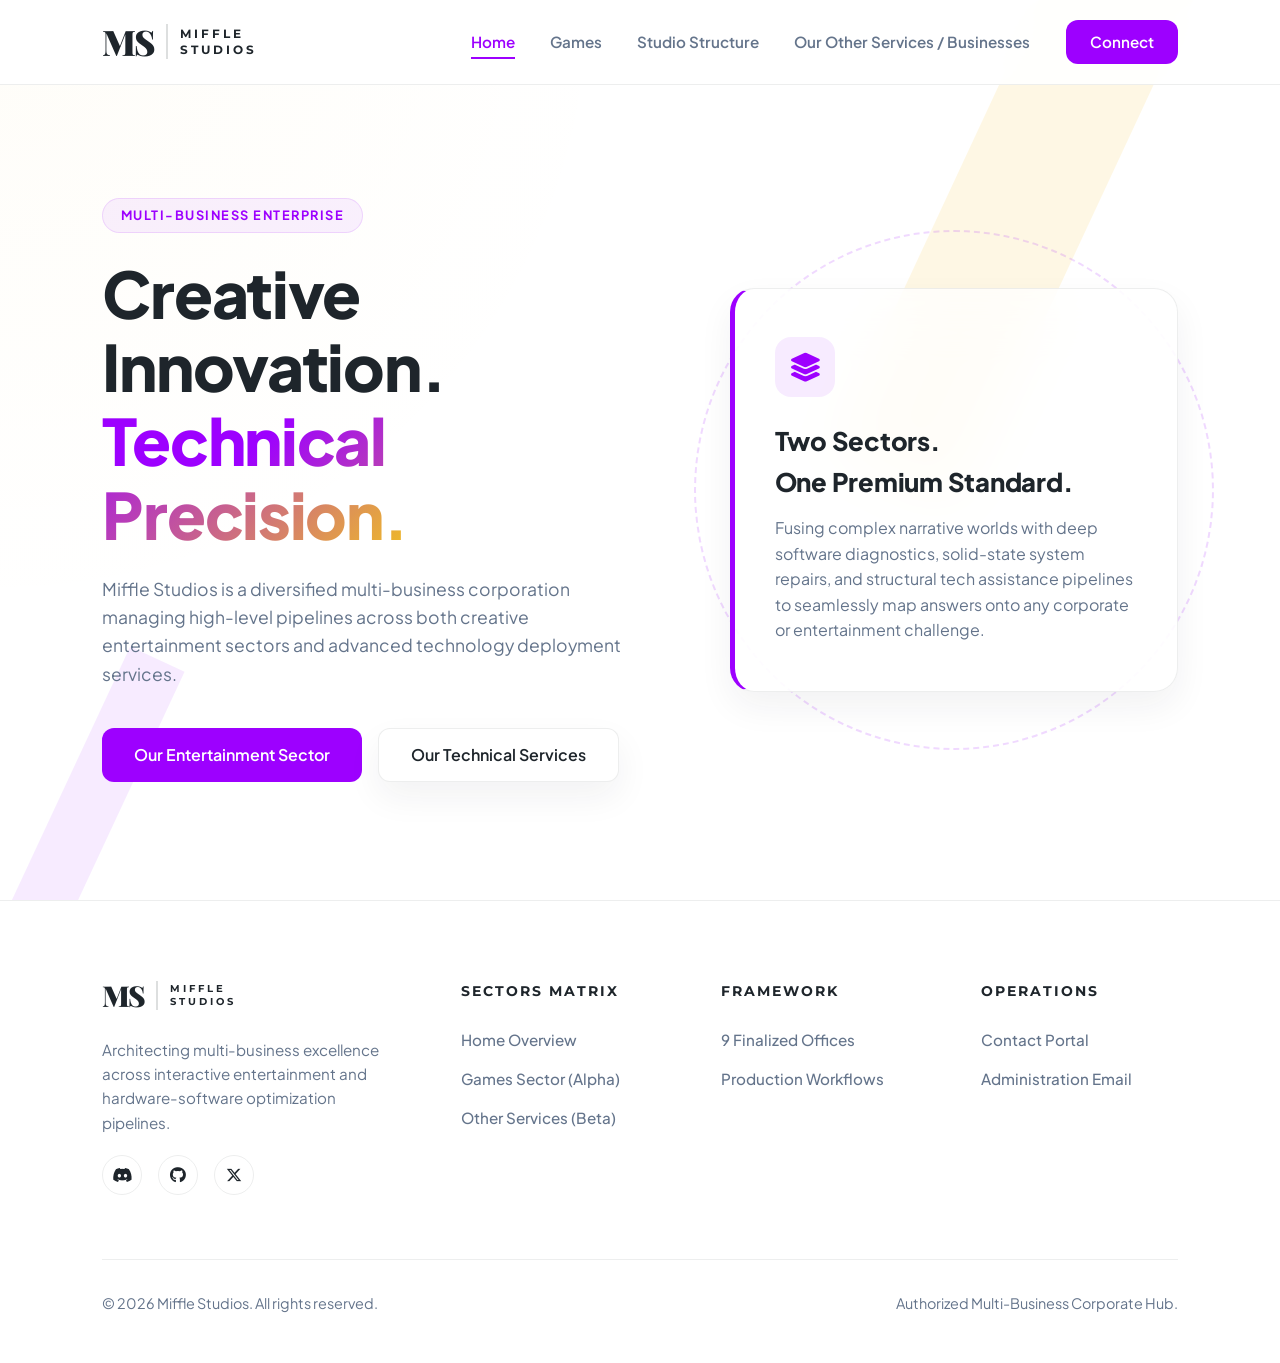
<file: index.html>
<!DOCTYPE html>
<html lang="en">
<head>
    <meta charset="UTF-8">
    <meta name="viewport" content="width=device-width, initial-scale=1.0">
    <title>Miffle Studios | Diversified Creative &amp; Technical Enterprise</title>
    <link rel="icon" type="image/png" href="https://cdnjs.cloudflare.com/ajax/libs/font-awesome/6.4.0/svgs/solid/layer-group.svg">
    <link rel="preconnect" href="https://fonts.googleapis.com">
    <link rel="preconnect" href="https://fonts.gstatic.com" crossorigin>
    <link href="https://fonts.googleapis.com/css2?family=Montserrat:wght@700&family=Playfair+Display:wght@900&family=Plus+Jakarta+Sans:wght@400;600;700;800&display=swap" rel="stylesheet">
    <link rel="stylesheet" href="https://cdnjs.cloudflare.com/ajax/libs/font-awesome/6.4.0/css/all.min.css">
    <link rel="stylesheet" href="style.css">
</head>
<body>

    <div class="bg-decorations">
        <div class="decor-bar-gold"></div>
        <div class="decor-bar-purple"></div>
    </div>

    <nav>
        <a href="." class="logo-container">
            <div class="logo-icon">MS</div>
            <div class="logo-text">Miffle<br>Studios</div>
        </a>
        <ul class="nav-links">
            <li><a href="." class="active">Home</a></li>
            <li><a href="about">Games</a></li>
            <li><a href="structure">Studio Structure</a></li>
            <li><a href="services">Our Other Services / Businesses</a></li>
            <li><a href="contact" class="btn cta-nav">Connect</a></li>
        </ul>
    </nav>

    <section class="hero">
        <div class="hero-wrapper">
            <div class="hero-content">
                <div class="tag-badge">Multi-Business Enterprise</div>
                <h1>Creative Innovation.<br><span>Technical Precision.</span></h1>
                <p>Miffle Studios is a diversified multi-business corporation managing high-level pipelines across both creative entertainment sectors and advanced technology deployment services.</p>
                
                <div class="action-group">
                    <a href="about" class="btn btn-primary">Our Entertainment Sector</a>
                    <a href="services" class="btn btn-secondary">Our Technical Services</a>
                </div>
            </div>

            <div class="hero-visual">
                <div class="floating-circle"></div>
                <div class="card-mockup">
                    <div class="studio-accent-badge">
                        <i class="fa-solid fa-layer-group"></i>
                    </div>
                    <h3>Two Sectors.<br>One Premium Standard.</h3>
                    <p>Fusing complex narrative worlds with deep software diagnostics, solid-state system repairs, and structural tech assistance pipelines to seamlessly map answers onto any corporate or entertainment challenge.</p>
                </div>
            </div>
        </div>
    </section>

    <footer>
        <div class="footer-grid">
            <div class="footer-brand">
                <a href="." class="logo-container" style="margin-bottom: 0.5rem;">
                    <div class="logo-icon" style="font-size: 1.8rem;">MS</div>
                    <div class="logo-text" style="font-size: 0.65rem;">Miffle<br>Studios</div>
                </a>
                <p>Architecting multi-business excellence across interactive entertainment and hardware-software optimization pipelines.</p>
                <div class="footer-socials">
                    <a href="#" class="social-circle"><i class="fa-brands fa-discord"></i></a>
                    <a href="#" class="social-circle"><i class="fa-brands fa-github"></i></a>
                    <a href="#" class="social-circle"><i class="fa-brands fa-x-twitter"></i></a>
                </div>
            </div>
            <div class="footer-col">
                <h4>Sectors Matrix</h4>
                <ul class="footer-links">
                    <li><a href=".">Home Overview</a></li>
                    <li><a href="about">Games Sector (Alpha)</a></li>
                    <li><a href="services">Other Services (Beta)</a></li>
                </ul>
            </div>
            <div class="footer-col">
                <h4>Framework</h4>
                <ul class="footer-links">
                    <li><a href="structure">9 Finalized Offices</a></li>
                    <li><a href="about">Production Workflows</a></li>
                </ul>
            </div>
            <div class="footer-col">
                <h4>Operations</h4>
                <ul class="footer-links">
                    <li><a href="contact">Contact Portal</a></li>
                    <li><a href="mailto:mfsown.Danny@post.com">Administration Email</a></li>
                </ul>
            </div>
        </div>
        <div class="footer-bottom">
            <p>&copy; 2026 Miffle Studios. All rights reserved.</p>
            <p>Authorized Multi-Business Corporate Hub.</p>
        </div>
    </footer>

</body>
</html>
</file>
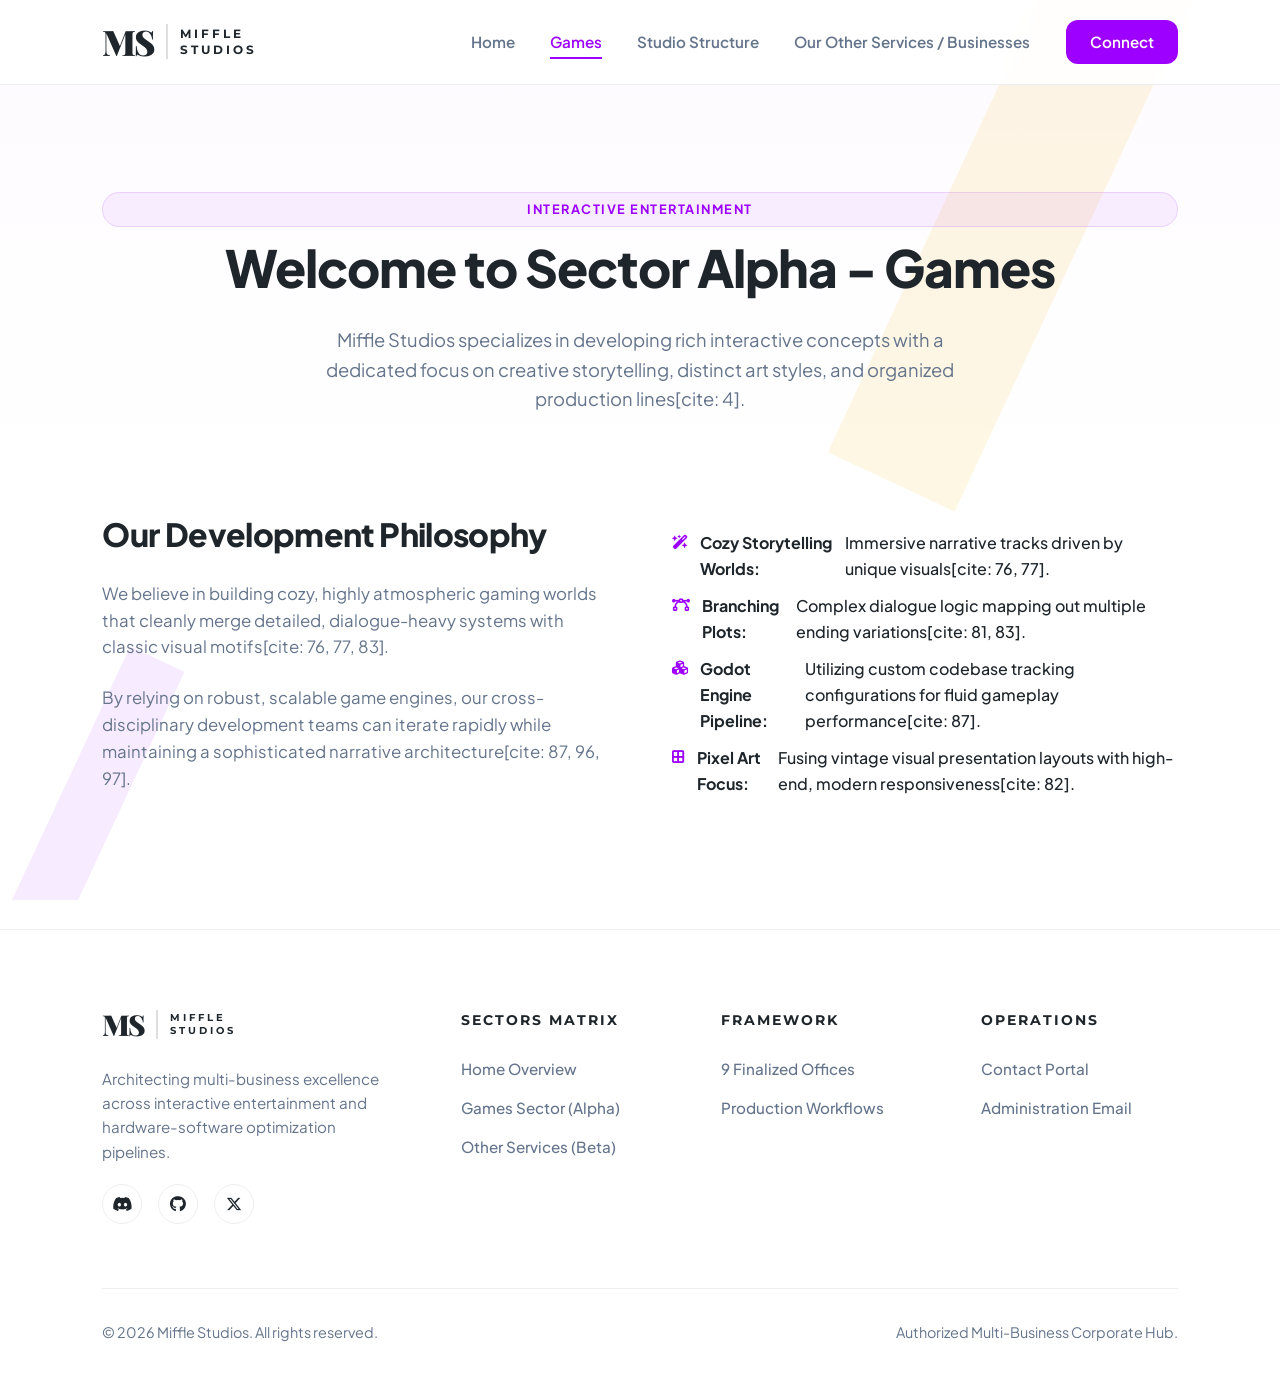
<file: about.html>
<!DOCTYPE html>
<html lang="en">
<head>
    <meta charset="UTF-8">
    <meta name="viewport" content="width=device-width, initial-scale=1.0">
    <title>Games Sector | Miffle Studios</title>
    <link rel="icon" type="image/png" href="https://cdnjs.cloudflare.com/ajax/libs/font-awesome/6.4.0/svgs/solid/gamepad.svg">
    <link rel="preconnect" href="https://fonts.googleapis.com">
    <link rel="preconnect" href="https://fonts.gstatic.com" crossorigin>
    <link href="https://fonts.googleapis.com/css2?family=Montserrat:wght@700&family=Playfair+Display:wght@900&family=Plus+Jakarta+Sans:wght@400;600;700;800&display=swap" rel="stylesheet">
    <link rel="stylesheet" href="https://cdnjs.cloudflare.com/ajax/libs/font-awesome/6.4.0/css/all.min.css">
    <link rel="stylesheet" href="style.css">
</head>
<body>

    <div class="bg-decorations">
        <div class="decor-bar-gold"></div>
        <div class="decor-bar-purple"></div>
    </div>

    <nav>
        <a href="." class="logo-container">
            <div class="logo-icon">MS</div>
            <div class="logo-text">Miffle<br>Studios</div>
        </a>
        <ul class="nav-links">
            <li><a href=".">Home</a></li>
            <li><a href="about" class="active">Games</a></li>
            <li><a href="structure">Studio Structure</a></li>
            <li><a href="services">Our Other Services / Businesses</a></li>
            <li><a href="contact" class="btn cta-nav">Connect</a></li>
        </ul>
    </nav>

    <header class="page-header">
        <div class="tag-badge">Interactive Entertainment</div>
        <h1>Welcome to Sector Alpha - Games</h1>
        <p>Miffle Studios specializes in developing rich interactive concepts with a dedicated focus on creative storytelling, distinct art styles, and organized production lines[cite: 4].</p>
    </header>

    <section class="section-container">
        <div class="split-layout">
            <div class="split-text">
                <h2>Our Development Philosophy</h2>
                <p>We believe in building cozy, highly atmospheric gaming worlds that cleanly merge detailed, dialogue-heavy systems with classic visual motifs[cite: 76, 77, 83].</p>
                <p>By relying on robust, scalable game engines, our cross-disciplinary development teams can iterate rapidly while maintaining a sophisticated narrative architecture[cite: 87, 96, 97].</p>
            </div>
            <div>
                <ul class="bullets-list">
                    <li><i class="fa-solid fa-wand-magic-sparkles"></i> <strong>Cozy Storytelling Worlds:</strong> Immersive narrative tracks driven by unique visuals[cite: 76, 77].</li>
                    <li><i class="fa-solid fa-bezier-curve"></i> <strong>Branching Plots:</strong> Complex dialogue logic mapping out multiple ending variations[cite: 81, 83].</li>
                    <li><i class="fa-solid fa-cubes"></i> <strong>Godot Engine Pipeline:</strong> Utilizing custom codebase tracking configurations for fluid gameplay performance[cite: 87].</li>
                    <li><i class="fa-solid fa-border-all"></i> <strong>Pixel Art Focus:</strong> Fusing vintage visual presentation layouts with high-end, modern responsiveness[cite: 82].</li>
                </ul>
            </div>
        </div>
    </section>

    <footer>
        <div class="footer-grid">
            <div class="footer-brand">
                <a href="." class="logo-container" style="margin-bottom: 0.5rem;">
                    <div class="logo-icon" style="font-size: 1.8rem;">MS</div>
                    <div class="logo-text" style="font-size: 0.65rem;">Miffle<br>Studios</div>
                </a>
                <p>Architecting multi-business excellence across interactive entertainment and hardware-software optimization pipelines.</p>
                <div class="footer-socials">
                    <a href="#" class="social-circle"><i class="fa-brands fa-discord"></i></a>
                    <a href="#" class="social-circle"><i class="fa-brands fa-github"></i></a>
                    <a href="#" class="social-circle"><i class="fa-brands fa-x-twitter"></i></a>
                </div>
            </div>
            <div class="footer-col">
                <h4>Sectors Matrix</h4>
                <ul class="footer-links">
                    <li><a href=".">Home Overview</a></li>
                    <li><a href="about">Games Sector (Alpha)</a></li>
                    <li><a href="services">Other Services (Beta)</a></li>
                </ul>
            </div>
            <div class="footer-col">
                <h4>Framework</h4>
                <ul class="footer-links">
                    <li><a href="structure">9 Finalized Offices</a></li>
                    <li><a href="about">Production Workflows</a></li>
                </ul>
            </div>
            <div class="footer-col">
                <h4>Operations</h4>
                <ul class="footer-links">
                    <li><a href="contact">Contact Portal</a></li>
                    <li><a href="mailto:mfsown.Danny@post.com">Administration Email</a></li>
                </ul>
            </div>
        </div>
        <div class="footer-bottom">
            <p>&copy; 2026 Miffle Studios. All rights reserved.</p>
            <p>Authorized Multi-Business Corporate Hub.</p>
        </div>
    </footer>

</body>
</html>
</file>
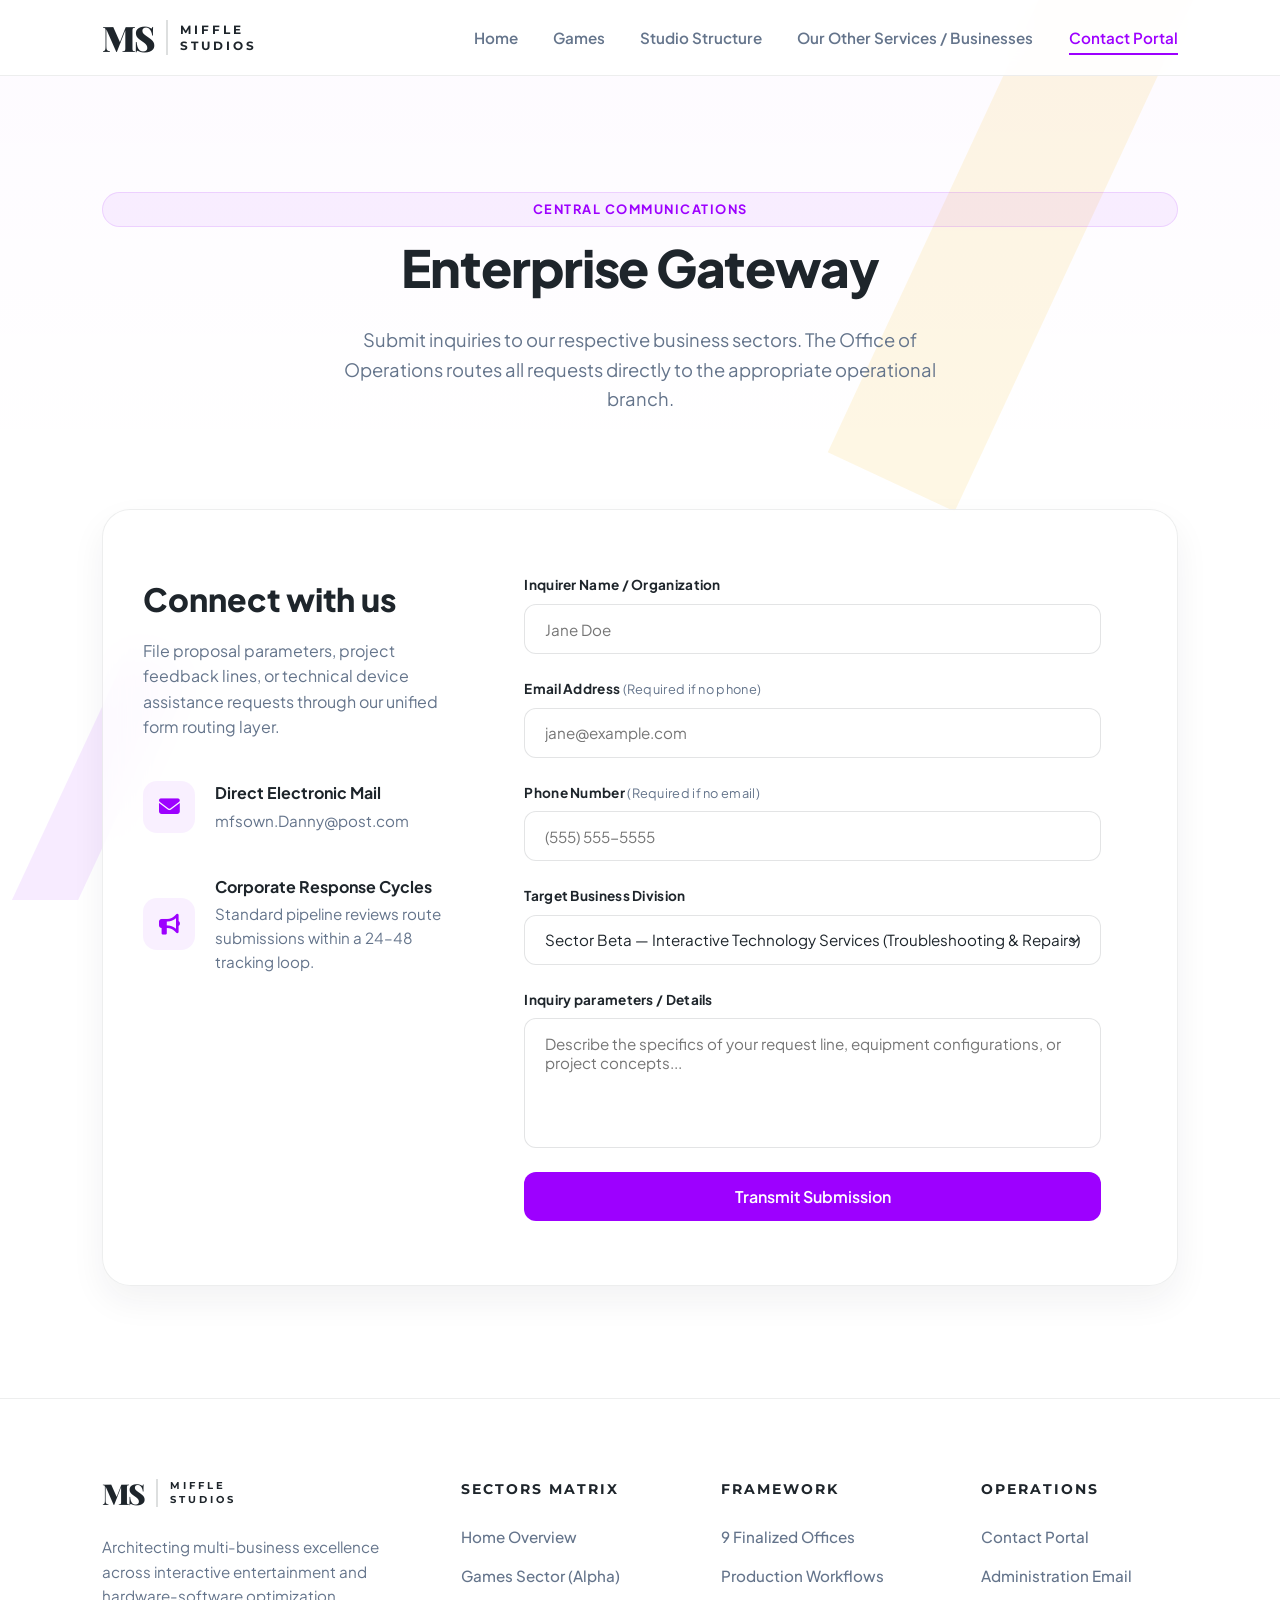
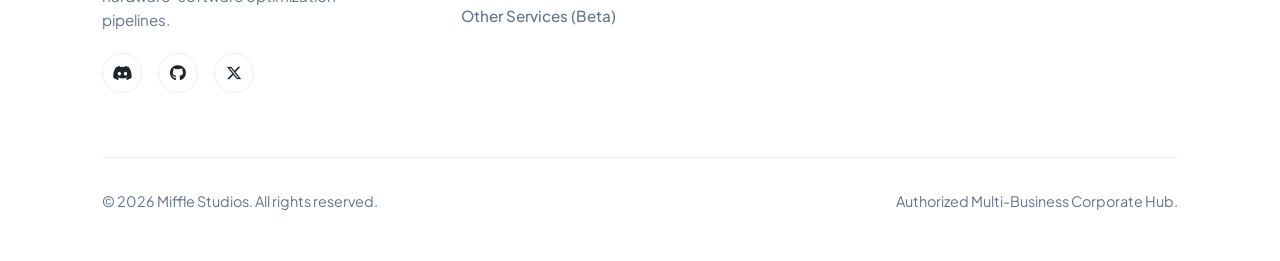
<file: contact.html>
<!DOCTYPE html>
<html lang="en">
<head>
    <meta charset="UTF-8">
    <meta name="viewport" content="width=device-width, initial-scale=1.0">
    <title>Contact Portal | Miffle Studios</title>
    <link rel="icon" type="image/png" href="https://cdnjs.cloudflare.com/ajax/libs/font-awesome/6.4.0/svgs/solid/envelope.svg">
    <link rel="preconnect" href="https://fonts.googleapis.com">
    <link rel="preconnect" href="https://fonts.gstatic.com" crossorigin>
    <link href="https://fonts.googleapis.com/css2?family=Montserrat:wght@700&family=Playfair+Display:wght@900&family=Plus+Jakarta+Sans:wght@400;600;700;800&display=swap" rel="stylesheet">
    <link rel="stylesheet" href="https://cdnjs.cloudflare.com/ajax/libs/font-awesome/6.4.0/css/all.min.css">
    <link rel="stylesheet" href="style.css">
</head>
<body>

    <div class="bg-decorations">
        <div class="decor-bar-gold"></div>
        <div class="decor-bar-purple"></div>
    </div>

    <nav>
        <a href="." class="logo-container">
            <div class="logo-icon">MS</div>
            <div class="logo-text">Miffle<br>Studios</div>
        </a>
        <ul class="nav-links">
            <li><a href=".">Home</a></li>
            <li><a href="about">Games</a></li>
            <li><a href="structure">Studio Structure</a></li>
            <li><a href="services">Our Other Services / Businesses</a></li>
            <li><a href="contact" class="active">Contact Portal</a></li>
        </ul>
    </nav>

    <header class="page-header">
        <div class="tag-badge">Central Communications</div>
        <h1>Enterprise Gateway</h1>
        <p>Submit inquiries to our respective business sectors. The Office of Operations routes all requests directly to the appropriate operational branch.</p>
    </header>

    <section class="section-container">
        <div class="contact-wrapper">
            
            <div class="contact-info">
                <div class="info-header">
                    <h2>Connect with us</h2>
                    <p>File proposal parameters, project feedback lines, or technical device assistance requests through our unified form routing layer.</p>
                </div>

                <div class="contact-method-row">
                    <div class="method-icon-box"><i class="fa-solid fa-envelope"></i></div>
                    <div class="method-text">
                        <h4>Direct Electronic Mail</h4>
                        <a href="mailto:mfsown.Danny@post.com">mfsown.Danny@post.com</a>
                    </div>
                </div>

                <div class="contact-method-row">
                    <div class="method-icon-box"><i class="fa-solid fa-bullhorn"></i></div>
                    <div class="method-text">
                        <h4>Corporate Response Cycles</h4>
                        <p>Standard pipeline reviews route submissions within a 24–48 tracking loop.</p>
                    </div>
                </div>
            </div>

            <form id="studioForm" class="form-box" action="https://api.web3forms.com/submit" method="POST">
                
                <input type="hidden" name="access_key" value="92f7ea39-3568-4700-be31-6650dc2c8dda">
                <input type="hidden" name="from_name" value="Miffle Studios Corporate Portal">
                <input type="hidden" name="subject" value="New Inquiry Logged via Enterprise Gateway">
                
                <input type="checkbox" name="botcheck" class="hidden" style="display: none;">

                <div class="form-group">
                    <label for="name">Inquirer Name / Organization</label>
                    <input type="text" id="name" name="name" class="form-control" placeholder="Jane Doe" required>
                </div>
                
                <div class="form-group">
                    <label id="emailLabel" for="email">Email Address <span style="font-weight: 400; color: var(--text-muted); font-size: 0.8rem;">(Required if no phone)</span></label>
                    <input type="email" id="email" name="email" class="form-control" placeholder="jane@example.com">
                </div>

                <div class="form-group">
                    <label id="phoneLabel" for="phone">Phone Number <span style="font-weight: 400; color: var(--text-muted); font-size: 0.8rem;">(Required if no email)</span></label>
                    <input type="tel" id="phone" name="phone" class="form-control" placeholder="(555) 555-5555">
                </div>
                
                <div class="form-group">
                    <label for="division_select">Target Business Division</label>
                    <select id="division_select" name="targeted_division" class="form-control">
                        <option value="Sector Beta - Tech Support & Troubleshooting">Sector Beta — Interactive Technology Services (Troubleshooting &amp; Repairs)</option>
                        <option value="Sector Alpha - Entertainment & Game Design">Sector Alpha — Interactive Entertainment (Game Design &amp; Production)</option>
                        <option value="Corporate - Administration & HR">General Corporate Administration / Public Relations</option>
                    </select>
                </div>
                
                <div class="form-group">
                    <label for="message">Inquiry parameters / Details</label>
                    <textarea id="message" name="message" class="form-control" placeholder="Describe the specifics of your request line, equipment configurations, or project concepts..." required></textarea>
                </div>
                
                <button type="submit" class="btn btn-primary" style="width: 100%; border: none;">Transmit Submission</button>
            </form>

        </div>
    </section>

    <footer>
        <div class="footer-grid">
            <div class="footer-brand">
                <a href="." class="logo-container" style="margin-bottom: 0.5rem;">
                    <div class="logo-icon" style="font-size: 1.8rem;">MS</div>
                    <div class="logo-text" style="font-size: 0.65rem;">Miffle<br>Studios</div>
                </a>
                <p>Architecting multi-business excellence across interactive entertainment and hardware-software optimization pipelines.</p>
                <div class="footer-socials">
                    <a href="#" class="social-circle"><i class="fa-brands fa-discord"></i></a>
                    <a href="#" class="social-circle"><i class="fa-brands fa-github"></i></a>
                    <a href="#" class="social-circle"><i class="fa-brands fa-x-twitter"></i></a>
                </div>
            </div>
            <div class="footer-col">
                <h4>Sectors Matrix</h4>
                <ul class="footer-links">
                    <li><a href=".">Home Overview</a></li>
                    <li><a href="about">Games Sector (Alpha)</a></li>
                    <li><a href="services">Other Services (Beta)</a></li>
                </ul>
            </div>
            <div class="footer-col">
                <h4>Framework</h4>
                <ul class="footer-links">
                    <li><a href="structure">9 Finalized Offices</a></li>
                    <li><a href="about">Production Workflows</a></li>
                </ul>
            </div>
            <div class="footer-col">
                <h4>Operations</h4>
                <ul class="footer-links">
                    <li><a href="contact">Contact Portal</a></li>
                    <li><a href="mailto:mfsown.Danny@post.com">Administration Email</a></li>
                </ul>
            </div>
        </div>
        <div class="footer-bottom">
            <p>&copy; 2026 Miffle Studios. All rights reserved.</p>
            <p>Authorized Multi-Business Corporate Hub.</p>
        </div>
    </footer>

    <script>
        const form = document.getElementById('studioForm');
        const emailInput = document.getElementById('email');
        const phoneInput = document.getElementById('phone');

        form.addEventListener('submit', function(event) {
            if (!emailInput.value.trim() && !phoneInput.value.trim()) {
                event.preventDefault();
                alert('Please provide either an Email Address or a Phone Number so the Office of Operations can route your reply!');
                emailInput.style.borderColor = '#9d00ff';
                phoneInput.style.borderColor = '#9d00ff';
            }
        });

        emailInput.addEventListener('input', () => emailInput.style.borderColor = '');
        phoneInput.addEventListener('input', () => phoneInput.style.borderColor = '');
    </script>

</body>
</html>
</file>
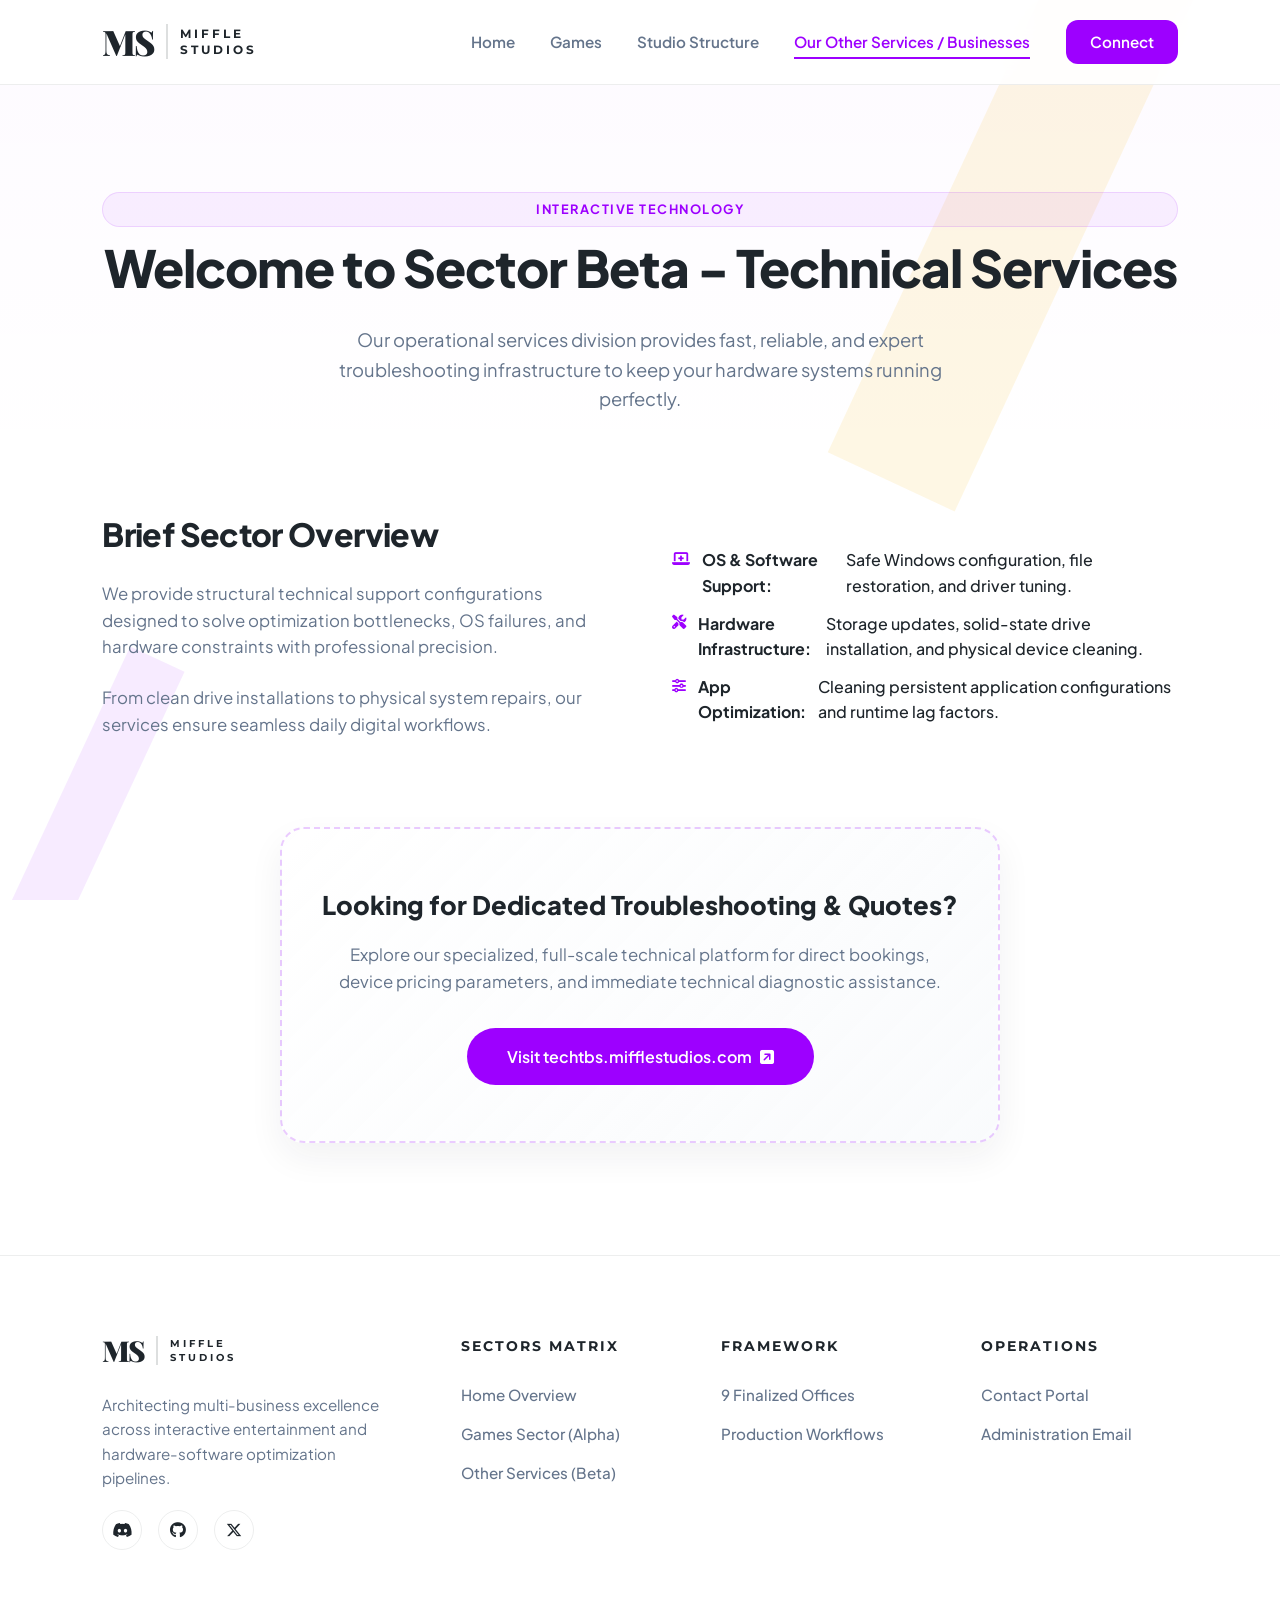
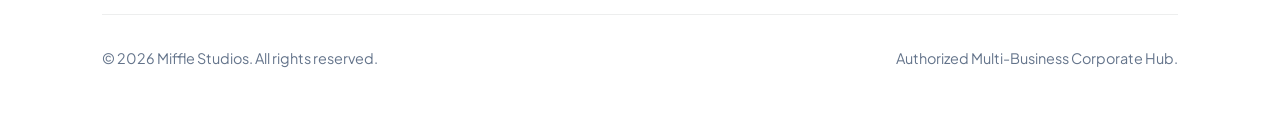
<file: services.html>
<!DOCTYPE html>
<html lang="en">
<head>
    <meta charset="UTF-8">
    <meta name="viewport" content="width=device-width, initial-scale=1.0">
    <title>Other Services | Miffle Studios</title>
    <link rel="icon" type="image/png" href="https://cdnjs.cloudflare.com/ajax/libs/font-awesome/6.4.0/svgs/solid/screwdriver-wrench.svg">
    <link rel="preconnect" href="https://fonts.googleapis.com">
    <link rel="preconnect" href="https://fonts.gstatic.com" crossorigin>
    <link href="https://fonts.googleapis.com/css2?family=Montserrat:wght@700&family=Playfair+Display:wght@900&family=Plus+Jakarta+Sans:wght@400;600;700;800&display=swap" rel="stylesheet">
    <link rel="stylesheet" href="https://cdnjs.cloudflare.com/ajax/libs/font-awesome/6.4.0/css/all.min.css">
    <link rel="stylesheet" href="style.css">
</head>
<body>

    <div class="bg-decorations">
        <div class="decor-bar-gold"></div>
        <div class="decor-bar-purple"></div>
    </div>

    <nav>
        <a href="." class="logo-container">
            <div class="logo-icon">MS</div>
            <div class="logo-text">Miffle<br>Studios</div>
        </a>
        <ul class="nav-links">
            <li><a href=".">Home</a></li>
            <li><a href="about">Games</a></li>
            <li><a href="structure">Studio Structure</a></li>
            <li><a href="services" class="active">Our Other Services / Businesses</a></li>
            <li><a href="contact" class="btn cta-nav">Connect</a></li>
        </ul>
    </nav>

    <header class="page-header">
        <div class="tag-badge">Interactive Technology</div>
        <h1>Welcome to Sector Beta - Technical Services</h1>
        <p>Our operational services division provides fast, reliable, and expert troubleshooting infrastructure to keep your hardware systems running perfectly.</p>
    </header>

    <section class="section-container">
        <div class="split-layout">
            <div class="split-text">
                <h2>Brief Sector Overview</h2>
                <p>We provide structural technical support configurations designed to solve optimization bottlenecks, OS failures, and hardware constraints with professional precision.</p>
                <p>From clean drive installations to physical system repairs, our services ensure seamless daily digital workflows.</p>
            </div>
            <div>
                <ul class="bullets-list">
                    <li><i class="fa-solid fa-laptop-medical"></i> <strong>OS &amp; Software Support:</strong> Safe Windows configuration, file restoration, and driver tuning.</li>
                    <li><i class="fa-solid fa-screwdriver-wrench"></i> <strong>Hardware Infrastructure:</strong> Storage updates, solid-state drive installation, and physical device cleaning.</li>
                    <li><i class="fa-solid fa-sliders"></i> <strong>App Optimization:</strong> Cleaning persistent application configurations and runtime lag factors.</li>
                </ul>
            </div>
        </div>

        <div class="redirect-box">
            <h3 style="font-size: 1.6rem; font-weight: 800; margin-bottom: 1rem; color: var(--text-main);">Looking for Dedicated Troubleshooting &amp; Quotes?</h3>
            <p style="color: var(--text-muted); margin-bottom: 2rem; font-size: 1.05rem;">Explore our specialized, full-scale technical platform for direct bookings, device pricing parameters, and immediate technical diagnostic assistance.</p>
            <a href="https://techtbs.mifflestudios.com" target="_blank" class="btn btn-primary" style="padding: 1rem 2.5rem; border-radius: 50px;">Visit techtbs.mifflestudios.com <i class="fa-solid fa-square-arrow-up-right"></i></a>
        </div>
    </section>

    <footer>
        <div class="footer-grid">
            <div class="footer-brand">
                <a href="." class="logo-container" style="margin-bottom: 0.5rem;">
                    <div class="logo-icon" style="font-size: 1.8rem;">MS</div>
                    <div class="logo-text" style="font-size: 0.65rem;">Miffle<br>Studios</div>
                </a>
                <p>Architecting multi-business excellence across interactive entertainment and hardware-software optimization pipelines.</p>
                <div class="footer-socials">
                    <a href="#" class="social-circle"><i class="fa-brands fa-discord"></i></a>
                    <a href="#" class="social-circle"><i class="fa-brands fa-github"></i></a>
                    <a href="#" class="social-circle"><i class="fa-brands fa-x-twitter"></i></a>
                </div>
            </div>
            <div class="footer-col">
                <h4>Sectors Matrix</h4>
                <ul class="footer-links">
                    <li><a href=".">Home Overview</a></li>
                    <li><a href="about">Games Sector (Alpha)</a></li>
                    <li><a href="services">Other Services (Beta)</a></li>
                </ul>
            </div>
            <div class="footer-col">
                <h4>Framework</h4>
                <ul class="footer-links">
                    <li><a href="structure">9 Finalized Offices</a></li>
                    <li><a href="about">Production Workflows</a></li>
                </ul>
            </div>
            <div class="footer-col">
                <h4>Operations</h4>
                <ul class="footer-links">
                    <li><a href="contact">Contact Portal</a></li>
                    <li><a href="mailto:mfsown.Danny@post.com">Administration Email</a></li>
                </ul>
            </div>
        </div>
        <div class="footer-bottom">
            <p>&copy; 2026 Miffle Studios. All rights reserved.</p>
            <p>Authorized Multi-Business Corporate Hub.</p>
        </div>
    </footer>

</body>
</html>
</file>
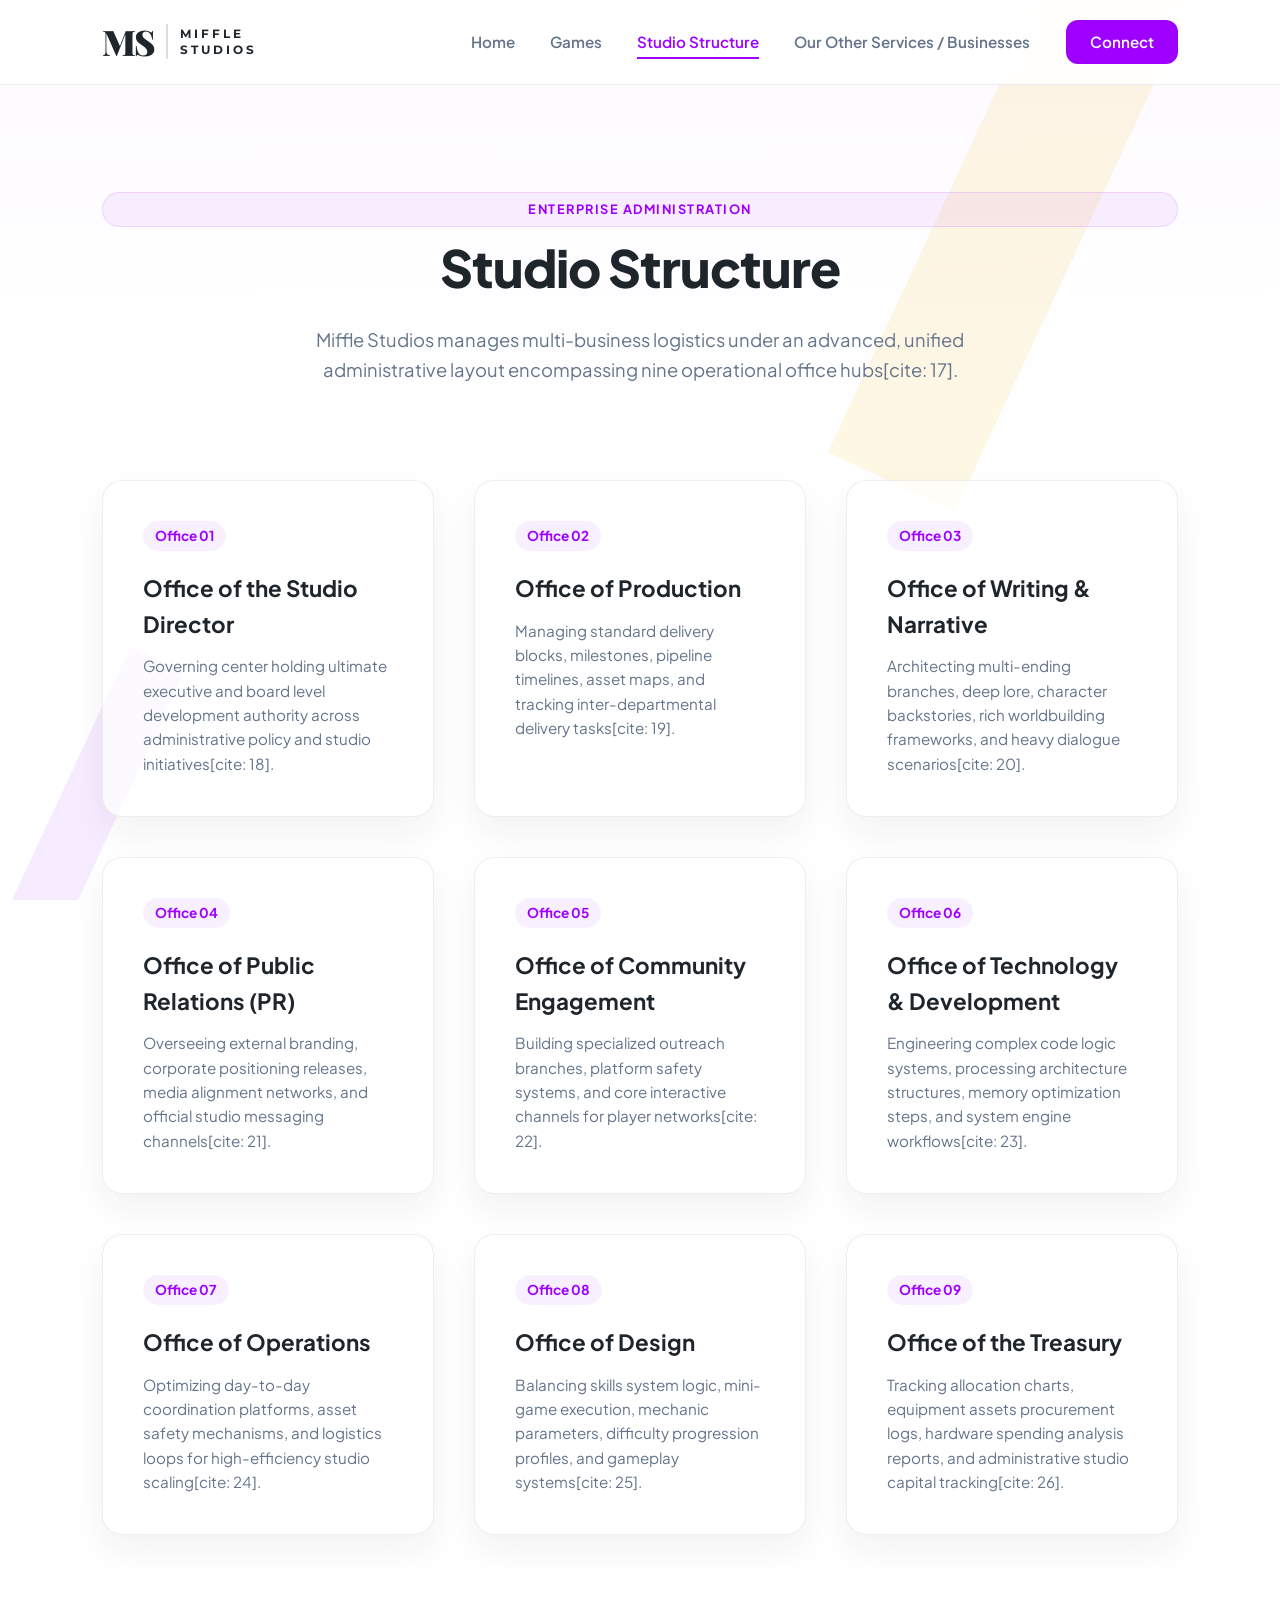
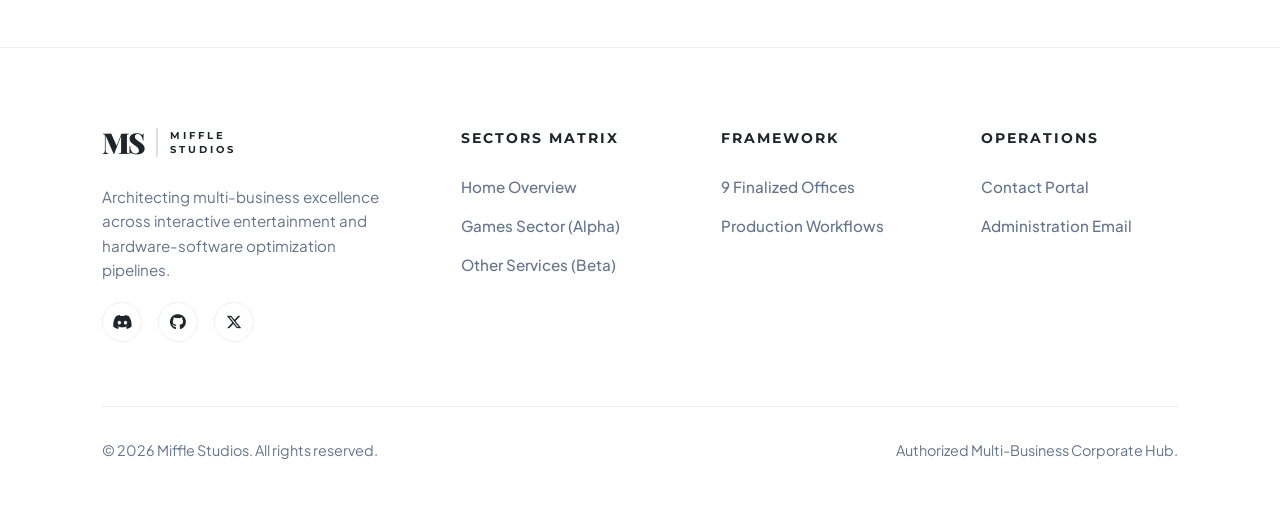
<file: structure.html>
<!DOCTYPE html>
<html lang="en">
<head>
    <meta charset="UTF-8">
    <meta name="viewport" content="width=device-width, initial-scale=1.0">
    <title>Corporate Hierarchy | Miffle Studios</title>
    <link rel="icon" type="image/png" href="https://cdnjs.cloudflare.com/ajax/libs/font-awesome/6.4.0/svgs/solid/sitemap.svg">
    <link rel="preconnect" href="https://fonts.googleapis.com">
    <link rel="preconnect" href="https://fonts.gstatic.com" crossorigin>
    <link href="https://fonts.googleapis.com/css2?family=Montserrat:wght@700&family=Playfair+Display:wght@900&family=Plus+Jakarta+Sans:wght@400;600;700;800&display=swap" rel="stylesheet">
    <link rel="stylesheet" href="https://cdnjs.cloudflare.com/ajax/libs/font-awesome/6.4.0/css/all.min.css">
    <link rel="stylesheet" href="style.css">
</head>
<body>

    <div class="bg-decorations">
        <div class="decor-bar-gold"></div>
        <div class="decor-bar-purple"></div>
    </div>

    <nav>
        <a href="." class="logo-container">
            <div class="logo-icon">MS</div>
            <div class="logo-text">Miffle<br>Studios</div>
        </a>
        <ul class="nav-links">
            <li><a href=".">Home</a></li>
            <li><a href="about">Games</a></li>
            <li><a href="structure" class="active">Studio Structure</a></li>
            <li><a href="services">Our Other Services / Businesses</a></li>
            <li><a href="contact" class="btn cta-nav">Connect</a></li>
        </ul>
    </nav>

    <header class="page-header">
        <div class="tag-badge">Enterprise Administration</div>
        <h1>Studio Structure</h1>
        <p>Miffle Studios manages multi-business logistics under an advanced, unified administrative layout encompassing nine operational office hubs[cite: 17].</p>
    </header>

    <section class="section-container">
        <div class="matrix-grid">
            
            <div class="matrix-card">
                <div class="matrix-tag">Office 01</div>
                <h3>Office of the Studio Director</h3>
                <p>Governing center holding ultimate executive and board level development authority across administrative policy and studio initiatives[cite: 18].</p>
            </div>

            <div class="matrix-card">
                <div class="matrix-tag">Office 02</div>
                <h3>Office of Production</h3>
                <p>Managing standard delivery blocks, milestones, pipeline timelines, asset maps, and tracking inter-departmental delivery tasks[cite: 19].</p>
            </div>

            <div class="matrix-card">
                <div class="matrix-tag">Office 03</div>
                <h3>Office of Writing &amp; Narrative</h3>
                <p>Architecting multi-ending branches, deep lore, character backstories, rich worldbuilding frameworks, and heavy dialogue scenarios[cite: 20].</p>
            </div>

            <div class="matrix-card">
                <div class="matrix-tag">Office 04</div>
                <h3>Office of Public Relations (PR)</h3>
                <p>Overseeing external branding, corporate positioning releases, media alignment networks, and official studio messaging channels[cite: 21].</p>
            </div>

            <div class="matrix-card">
                <div class="matrix-tag">Office 05</div>
                <h3>Office of Community Engagement</h3>
                <p>Building specialized outreach branches, platform safety systems, and core interactive channels for player networks[cite: 22].</p>
            </div>

            <div class="matrix-card">
                <div class="matrix-tag">Office 06</div>
                <h3>Office of Technology &amp; Development</h3>
                <p>Engineering complex code logic systems, processing architecture structures, memory optimization steps, and system engine workflows[cite: 23].</p>
            </div>

            <div class="matrix-card">
                <div class="matrix-tag">Office 07</div>
                <h3>Office of Operations</h3>
                <p>Optimizing day-to-day coordination platforms, asset safety mechanisms, and logistics loops for high-efficiency studio scaling[cite: 24].</p>
            </div>

            <div class="matrix-card">
                <div class="matrix-tag">Office 08</div>
                <h3>Office of Design</h3>
                <p>Balancing skills system logic, mini-game execution, mechanic parameters, difficulty progression profiles, and gameplay systems[cite: 25].</p>
            </div>

            <div class="matrix-card">
                <div class="matrix-tag">Office 09</div>
                <h3>Office of the Treasury</h3>
                <p>Tracking allocation charts, equipment assets procurement logs, hardware spending analysis reports, and administrative studio capital tracking[cite: 26].</p>
            </div>

        </div>
    </section>

    <footer>
        <div class="footer-grid">
            <div class="footer-brand">
                <a href="." class="logo-container" style="margin-bottom: 0.5rem;">
                    <div class="logo-icon" style="font-size: 1.8rem;">MS</div>
                    <div class="logo-text" style="font-size: 0.65rem;">Miffle<br>Studios</div>
                </a>
                <p>Architecting multi-business excellence across interactive entertainment and hardware-software optimization pipelines.</p>
                <div class="footer-socials">
                    <a href="#" class="social-circle"><i class="fa-brands fa-discord"></i></a>
                    <a href="#" class="social-circle"><i class="fa-brands fa-github"></i></a>
                    <a href="#" class="social-circle"><i class="fa-brands fa-x-twitter"></i></a>
                </div>
            </div>
            <div class="footer-col">
                <h4>Sectors Matrix</h4>
                <ul class="footer-links">
                    <li><a href=".">Home Overview</a></li>
                    <li><a href="about">Games Sector (Alpha)</a></li>
                    <li><a href="services">Other Services (Beta)</a></li>
                </ul>
            </div>
            <div class="footer-col">
                <h4>Framework</h4>
                <ul class="footer-links">
                    <li><a href="structure">9 Finalized Offices</a></li>
                    <li><a href="about">Production Workflows</a></li>
                </ul>
            </div>
            <div class="footer-col">
                <h4>Operations</h4>
                <ul class="footer-links">
                    <li><a href="contact">Contact Portal</a></li>
                    <li><a href="mailto:mfsown.Danny@post.com">Administration Email</a></li>
                </ul>
            </div>
        </div>
        <div class="footer-bottom">
            <p>&copy; 2026 Miffle Studios. All rights reserved.</p>
            <p>Authorized Multi-Business Corporate Hub.</p>
        </div>
    </footer>

</body>
</html>
</file>
<file: style.css>
/* CSS Reset & Core Typography */
* {
    margin: 0;
    padding: 0;
    box-sizing: border-box;
    font-family: 'Plus Jakarta Sans', -apple-system, BlinkMacSystemFont, sans-serif;
}

:root {
    --bg-pure: #ffffff;
    --bg-surface: #f8fafc;
    --bg-card: rgba(255, 255, 255, 0.75);
    --primary-purple: #9d00ff;
    --primary-purple-hover: #8200d6;
    --accent-gold: #f0bd24;
    --accent-gold-hover: #d6a61c;
    --text-main: #1e252b;
    --text-muted: #64748b;
    --glass-border: rgba(30, 37, 43, 0.08);
    --glass-hover: rgba(157, 0, 255, 0.04);
    --card-shadow: 0 15px 35px rgba(30, 37, 43, 0.06);
    --transition: all 0.4s cubic-bezier(0.16, 1, 0.3, 1);
}

html {
    scroll-behavior: smooth;
}

body {
    background-color: var(--bg-pure);
    color: var(--text-main);
    overflow-x: hidden;
    line-height: 1.6;
    animation: fadeInPage 0.5s cubic-bezier(0.16, 1, 0.3, 1) both;
}

@keyframes fadeInPage {
    from { opacity: 0; transform: translateY(8px); }
    to { opacity: 1; transform: translateY(0); }
}

/* Background Abstract Geometries */
.bg-decorations {
    position: fixed;
    width: 100vw;
    height: 100vh;
    top: 0;
    left: 0;
    z-index: -2;
    overflow: hidden;
    pointer-events: none;
    background-color: var(--bg-pure);
}

.decor-bar-gold {
    position: absolute;
    width: 140px;
    height: 600px;
    background: var(--accent-gold);
    transform: rotate(25deg);
    top: -10%;
    right: 15%;
    opacity: 0.12;
}

.decor-bar-purple {
    position: absolute;
    width: 60px;
    height: 300px;
    background: var(--primary-purple);
    transform: rotate(25deg);
    bottom: -5%;
    left: 5%;
    opacity: 0.08;
}

/* Premium Navigation Bar */
nav {
    display: flex;
    justify-content: space-between;
    align-items: center;
    padding: 1.25rem 8%;
    position: fixed;
    width: 100%;
    top: 0;
    left: 0;
    z-index: 100;
    background: rgba(255, 255, 255, 0.9);
    backdrop-filter: blur(20px);
    -webkit-backdrop-filter: blur(20px);
    border-bottom: 1px solid var(--glass-border);
}

.logo-container {
    display: flex;
    align-items: center;
    gap: 0.75rem;
    text-decoration: none;
    color: var(--text-main);
}

.logo-icon {
    font-family: 'Playfair Display', serif;
    font-size: 2.2rem;
    font-weight: 900;
    letter-spacing: -2px;
    line-height: 1;
    border-right: 2px solid rgba(30, 37, 43, 0.15);
    padding-right: 0.75rem;
    color: var(--text-main);
}

.logo-text {
    font-family: 'Montserrat', sans-serif;
    font-size: 0.75rem;
    text-transform: uppercase;
    letter-spacing: 3px;
    color: var(--text-main);
    font-weight: 700;
    line-height: 1.3;
}

.nav-links {
    display: flex;
    list-style: none;
    gap: 2.2rem;
    align-items: center;
}

.nav-links a {
    text-decoration: none;
    color: var(--text-muted);
    font-size: 0.95rem;
    font-weight: 600;
    transition: var(--transition);
    position: relative;
    padding: 0.5rem 0;
}

.nav-links a:hover, .nav-links a.active {
    color: var(--primary-purple);
}

.nav-links a::after {
    content: '';
    position: absolute;
    bottom: 0;
    left: 0;
    width: 0;
    height: 2px;
    background-color: var(--primary-purple);
    transition: var(--transition);
}

.nav-links a:hover::after, .nav-links a.active::after {
    width: 100%;
}

.cta-nav {
    background: var(--primary-purple);
    color: var(--bg-pure) !important;
    padding: 0.6rem 1.5rem !important;
    border-radius: 50px;
    font-weight: 600 !important;
}

.cta-nav::after {
    display: none !important;
}

.cta-nav:hover {
    background: var(--primary-purple-hover);
    transform: translateY(-2px);
    box-shadow: 0 10px 20px rgba(157, 0, 25ff, 0.15);
}

/* Hero Section Layout */
.hero {
    min-height: 100vh;
    display: flex;
    align-items: center;
    padding: 11rem 8% 6rem 8%;
    background: radial-gradient(circle at 0% 0%, rgba(240, 189, 36, 0.03) 0%, transparent 40%);
}

.hero-wrapper {
    display: grid;
    grid-template-columns: 1.1fr 0.9fr;
    gap: 5rem;
    align-items: center;
    max-width: 1300px;
    margin: 0 auto;
    width: 100%;
}

.hero-content {
    display: flex;
    flex-direction: column;
    gap: 1.5rem;
}

.tag-badge {
    align-self: flex-start;
    background: rgba(157, 0, 255, 0.06);
    border: 1px solid rgba(157, 0, 255, 0.12);
    padding: 0.4rem 1.1rem;
    border-radius: 100px;
    font-size: 0.8rem;
    font-weight: 700;
    color: var(--primary-purple);
    letter-spacing: 1.5px;
    text-transform: uppercase;
}

.hero-content h1 {
    font-size: clamp(2.5rem, 5vw, 4rem);
    font-weight: 800;
    line-height: 1.15;
    letter-spacing: -0.02em;
    color: var(--text-main);
}

.hero-content h1 span {
    background: linear-gradient(135deg, var(--primary-purple) 30%, var(--accent-gold) 100%);
    -webkit-background-clip: text;
    -webkit-text-fill-color: transparent;
}

.hero-content p {
    color: var(--text-muted);
    font-size: 1.1rem;
    max-width: 560px;
}

.action-group {
    display: flex;
    gap: 1rem;
    margin-top: 1rem;
    flex-wrap: wrap;
}

.btn {
    display: inline-flex;
    align-items: center;
    justify-content: center;
    gap: 0.5rem;
    padding: 0.85rem 2rem;
    border-radius: 12px;
    font-size: 1rem;
    font-weight: 600;
    text-decoration: none;
    transition: var(--transition);
    cursor: pointer;
}

.btn-primary {
    background: var(--primary-purple);
    color: var(--bg-pure);
}

.btn-primary:hover {
    background: var(--primary-purple-hover);
    transform: translateY(-3px);
    box-shadow: 0 12px 24px rgba(157, 0, 25ff, 0.2);
}

.btn-secondary {
    background: var(--bg-pure);
    color: var(--text-main);
    border: 1px solid var(--glass-border);
    box-shadow: var(--card-shadow);
}

.btn-secondary:hover {
    border-color: var(--primary-purple);
    transform: translateY(-3px);
}

.hero-visual {
    position: relative;
    display: flex;
    justify-content: center;
    align-items: center;
    width: 100%;
}

.card-mockup {
    background: var(--bg-card);
    border: 1px solid var(--glass-border);
    border-radius: 24px;
    padding: 3rem 2.5rem;
    width: 100%;
    max-width: 460px;
    box-shadow: var(--card-shadow);
    backdrop-filter: blur(30px);
    -webkit-backdrop-filter: blur(30px);
    position: relative;
    z-index: 2;
    border-left: 5px solid var(--primary-purple);
    transition: var(--transition);
}

.card-mockup:hover {
    transform: scale(1.01) translateY(-3px);
}

.studio-accent-badge {
    width: 60px;
    height: 60px;
    background: rgba(157, 0, 255, 0.08);
    border-radius: 16px;
    display: flex;
    align-items: center;
    justify-content: center;
    font-size: 1.8rem;
    color: var(--primary-purple);
    margin-bottom: 1.5rem;
}

.card-mockup h3 {
    font-size: 1.6rem;
    font-weight: 800;
    margin-bottom: 0.75rem;
    letter-spacing: -0.01em;
}

.card-mockup p {
    color: var(--text-muted);
    font-size: 1rem;
}

.floating-circle {
    position: absolute;
    border: 2px dashed rgba(157, 0, 255, 0.15);
    border-radius: 50%;
    width: 520px;
    height: 520px;
    z-index: 1;
    animation: rotate 80s linear infinite;
}

@keyframes rotate {
    100% { transform: rotate(360deg); }
}

/* Interior Pages Structure */
.page-header {
    padding: 12rem 8% 4rem 8%;
    text-align: center;
    background: linear-gradient(180deg, rgba(157, 0, 255, 0.02) 0%, transparent 100%);
}

.page-header h1 {
    font-size: clamp(2.2rem, 5vw, 3.2rem);
    font-weight: 800;
    margin-bottom: 1rem;
    letter-spacing: -0.02em;
}

.page-header p {
    color: var(--text-muted);
    max-width: 650px;
    margin: 0 auto;
    font-size: 1.15rem;
}

.section-container {
    padding: 2rem 8% 7rem 8%;
    max-width: 1300px;
    margin: 0 auto;
}

/* Dual Column Split Layouts */
.split-layout {
    display: grid;
    grid-template-columns: 1fr 1fr;
    gap: 4rem;
    align-items: center;
}

.split-text h2 {
    font-size: 2rem;
    font-weight: 800;
    margin-bottom: 1.25rem;
    letter-spacing: -0.02em;
}

.split-text p {
    color: var(--text-muted);
    font-size: 1.05rem;
    margin-bottom: 1.5rem;
}

.bullets-list {
    list-style: none;
    display: flex;
    flex-direction: column;
    gap: 0.75rem;
}

.bullets-list li {
    display: flex;
    align-items: flex-start;
    gap: 0.75rem;
    font-size: 1rem;
    color: var(--text-main);
    font-weight: 500;
}

.bullets-list li i {
    color: var(--primary-purple);
    margin-top: 0.3rem;
    font-size: 0.9rem;
}

/* Outbound Redirect Card styling for techtbs */
.redirect-box {
    background: linear-gradient(135deg, rgba(255,255,255,0.9) 0%, rgba(248,250,252,0.8) 100%);
    border: 2px dashed rgba(157, 0, 255, 0.2);
    border-radius: 24px;
    padding: 3.5rem 2.5rem;
    text-align: center;
    box-shadow: var(--card-shadow);
    transition: var(--transition);
    max-width: 720px;
    margin: 4rem auto 0 auto;
}

.redirect-box:hover {
    border-color: var(--primary-purple);
    transform: translateY(-4px);
    box-shadow: 0 20px 45px rgba(157, 0, 255, 0.08);
}

/* Sectors & Offices Matrix */
.matrix-grid {
    display: grid;
    grid-template-columns: repeat(auto-fit, minmax(320px, 1fr));
    gap: 2.5rem;
}

.matrix-card {
    background: var(--bg-card);
    border: 1px solid var(--glass-border);
    border-radius: 20px;
    padding: 2.5rem;
    transition: var(--transition);
    position: relative;
    overflow: hidden;
    box-shadow: var(--card-shadow);
}

.matrix-card::before {
    content: '';
    position: absolute;
    top: 0;
    left: 0;
    width: 100%;
    height: 100%;
    background: radial-gradient(circle at top right, rgba(240, 189, 36, 0.08), transparent 50%);
    opacity: 0;
    transition: var(--transition);
}

.matrix-card:hover {
    transform: translateY(-6px);
    border-color: rgba(157, 0, 255, 0.2);
    box-shadow: 0 25px 50px rgba(30, 37, 43, 0.1);
}

.matrix-card:hover::before {
    opacity: 1;
}

.matrix-tag {
    font-size: 0.85rem;
    font-weight: 700;
    color: var(--primary-purple);
    background: rgba(157, 0, 255, 0.06);
    padding: 0.25rem 0.75rem;
    border-radius: 50px;
    display: inline-block;
    margin-bottom: 1.25rem;
}

.matrix-card h3 {
    font-size: 1.4rem;
    font-weight: 700;
    margin-bottom: 0.75rem;
}

.matrix-card p {
    color: var(--text-muted);
    font-size: 0.95rem;
}

/* Contact System Layout */
.contact-wrapper {
    display: grid;
    grid-template-columns: 0.9fr 1.1fr;
    gap: 4rem;
    background: var(--bg-card);
    border: 1px solid var(--glass-border);
    border-radius: 28px;
    padding: 4rem 2.5rem;
    box-shadow: var(--card-shadow);
    backdrop-filter: blur(20px);
}

.contact-info {
    display: flex;
    flex-direction: column;
    gap: 2.5rem;
}

.info-header h2 {
    font-size: 2rem;
    font-weight: 800;
    margin-bottom: 0.75rem;
}

.info-header p {
    color: var(--text-muted);
    font-size: 1rem;
}

.contact-method-row {
    display: flex;
    align-items: center;
    gap: 1.25rem;
}

.method-icon-box {
    width: 52px;
    height: 52px;
    background: rgba(157, 0, 255, 0.06);
    border-radius: 14px;
    display: flex;
    align-items: center;
    justify-content: center;
    color: var(--primary-purple);
    font-size: 1.3rem;
    flex-shrink: 0;
}

.method-text h4 {
    font-size: 1rem;
    font-weight: 700;
    margin-bottom: 0.15rem;
}

.method-text p, .method-text a {
    color: var(--text-muted);
    font-size: 0.95rem;
    text-decoration: none;
    transition: var(--transition);
}

.method-text a:hover {
    color: var(--primary-purple);
}

/* Form Controls Setup */
.form-box {
    display: flex;
    flex-direction: column;
    gap: 1.5rem;
}

.form-box select {
    appearance: none;
    background-image: url("data:image/svg+xml;utf8,<svg xmlns='http://www.w3.org/2000/svg' width='10' height='6' fill='none'><path stroke='%231e252b' stroke-width='1.5' stroke-linecap='round' stroke-linejoin='round' d='M1 1l4 4 4-4'/></svg>");
    background-repeat: no-repeat;
    background-position: right 1.25rem center;
    background-size: 0.65rem;
}

.form-group {
    display: flex;
    flex-direction: column;
    gap: 0.5rem;
}

.form-group label {
    font-size: 0.85rem;
    font-weight: 700;
    color: var(--text-main);
    letter-spacing: 0.3px;
}

.form-control {
    background: #ffffff;
    border: 1px solid rgba(30, 37, 43, 0.12);
    padding: 0.9rem 1.25rem;
    border-radius: 12px;
    color: var(--text-main);
    font-size: 0.95rem;
    transition: var(--transition);
}

.form-control:focus {
    outline: none;
    border-color: var(--primary-purple);
    box-shadow: 0 0 0 4px rgba(157, 0, 255, 0.08);
}

textarea.form-control {
    resize: none;
    min-height: 130px;
}

/* Premium Footers Grid Matrix */
footer {
    border-top: 1px solid var(--glass-border);
    background: #ffffff;
    padding: 5rem 8% 3rem 8%;
}

.footer-grid {
    display: grid;
    grid-template-columns: 1.5fr repeat(3, 1fr);
    gap: 4rem;
    max-width: 1300px;
    margin: 0 auto;
}

.footer-brand {
    display: flex;
    flex-direction: column;
    gap: 1.25rem;
}

.footer-brand p {
    color: var(--text-muted);
    font-size: 0.95rem;
    max-width: 280px;
}

.footer-socials {
    display: flex;
    gap: 1rem;
}

.social-circle {
    width: 40px;
    height: 40px;
    border: 1px solid var(--glass-border);
    border-radius: 50%;
    display: flex;
    align-items: center;
    justify-content: center;
    color: var(--text-main);
    text-decoration: none;
    transition: var(--transition);
}

.social-circle:hover {
    background: var(--primary-purple);
    color: #ffffff;
    border-color: var(--primary-purple);
    transform: translateY(-2px);
}

.footer-col h4 {
    font-family: 'Montserrat', sans-serif;
    font-size: 0.85rem;
    text-transform: uppercase;
    letter-spacing: 2px;
    margin-bottom: 1.5rem;
    color: var(--text-main);
}

.footer-links {
    list-style: none;
    display: flex;
    flex-direction: column;
    gap: 0.85rem;
}

.footer-links a {
    text-decoration: none;
    color: var(--text-muted);
    font-size: 0.95rem;
    font-weight: 500;
    transition: var(--transition);
}

.footer-links a:hover {
    color: var(--primary-purple);
    padding-left: 4px;
}

.footer-bottom {
    max-width: 1300px;
    margin: 4rem auto 0 auto;
    padding-top: 2rem;
    border-top: 1px solid var(--glass-border);
    display: flex;
    justify-content: space-between;
    align-items: center;
    flex-wrap: wrap;
    gap: 1.5rem;
    font-size: 0.9rem;
    color: var(--text-muted);
}

/* Adaptive Viewports & Deep Mobile Responsiveness */
@media (max-width: 1024px) {
    .hero-wrapper, .contact-wrapper, .split-layout {
        grid-template-columns: 1fr;
        gap: 3.5rem;
    }
    
    .hero {
        padding-top: 10rem;
    }

    .hero-visual {
        order: -1;
    }
    
    .footer-grid {
        grid-template-columns: 1fr 1fr;
        gap: 3rem;
    }
}

@media (max-width: 768px) {
    nav {
        padding: 1rem 5%;
        position: absolute;
    }
    
    .nav-links {
        display: none;
    }

    .hero, .page-header, .section-container, footer {
        padding-left: 5%;
        padding-right: 5%;
    }
    
    .hero {
        padding-top: 8rem;
        text-align: center;
    }
    
    .hero-content p {
        margin: 0 auto;
    }
    
    .action-group {
        justify-content: center;
    }
    
    .floating-circle {
        width: 320px;
        height: 320px;
    }
    
    .page-header {
        padding-top: 8rem;
    }

    .contact-wrapper {
        padding: 2.5rem 1.5rem;
    }
    
    .footer-grid {
        grid-template-columns: 1fr;
        gap: 2rem;
    }
    
    .footer-bottom {
        flex-direction: column;
        text-align: center;
        margin-top: 2.5rem;
    }
}
</file>
